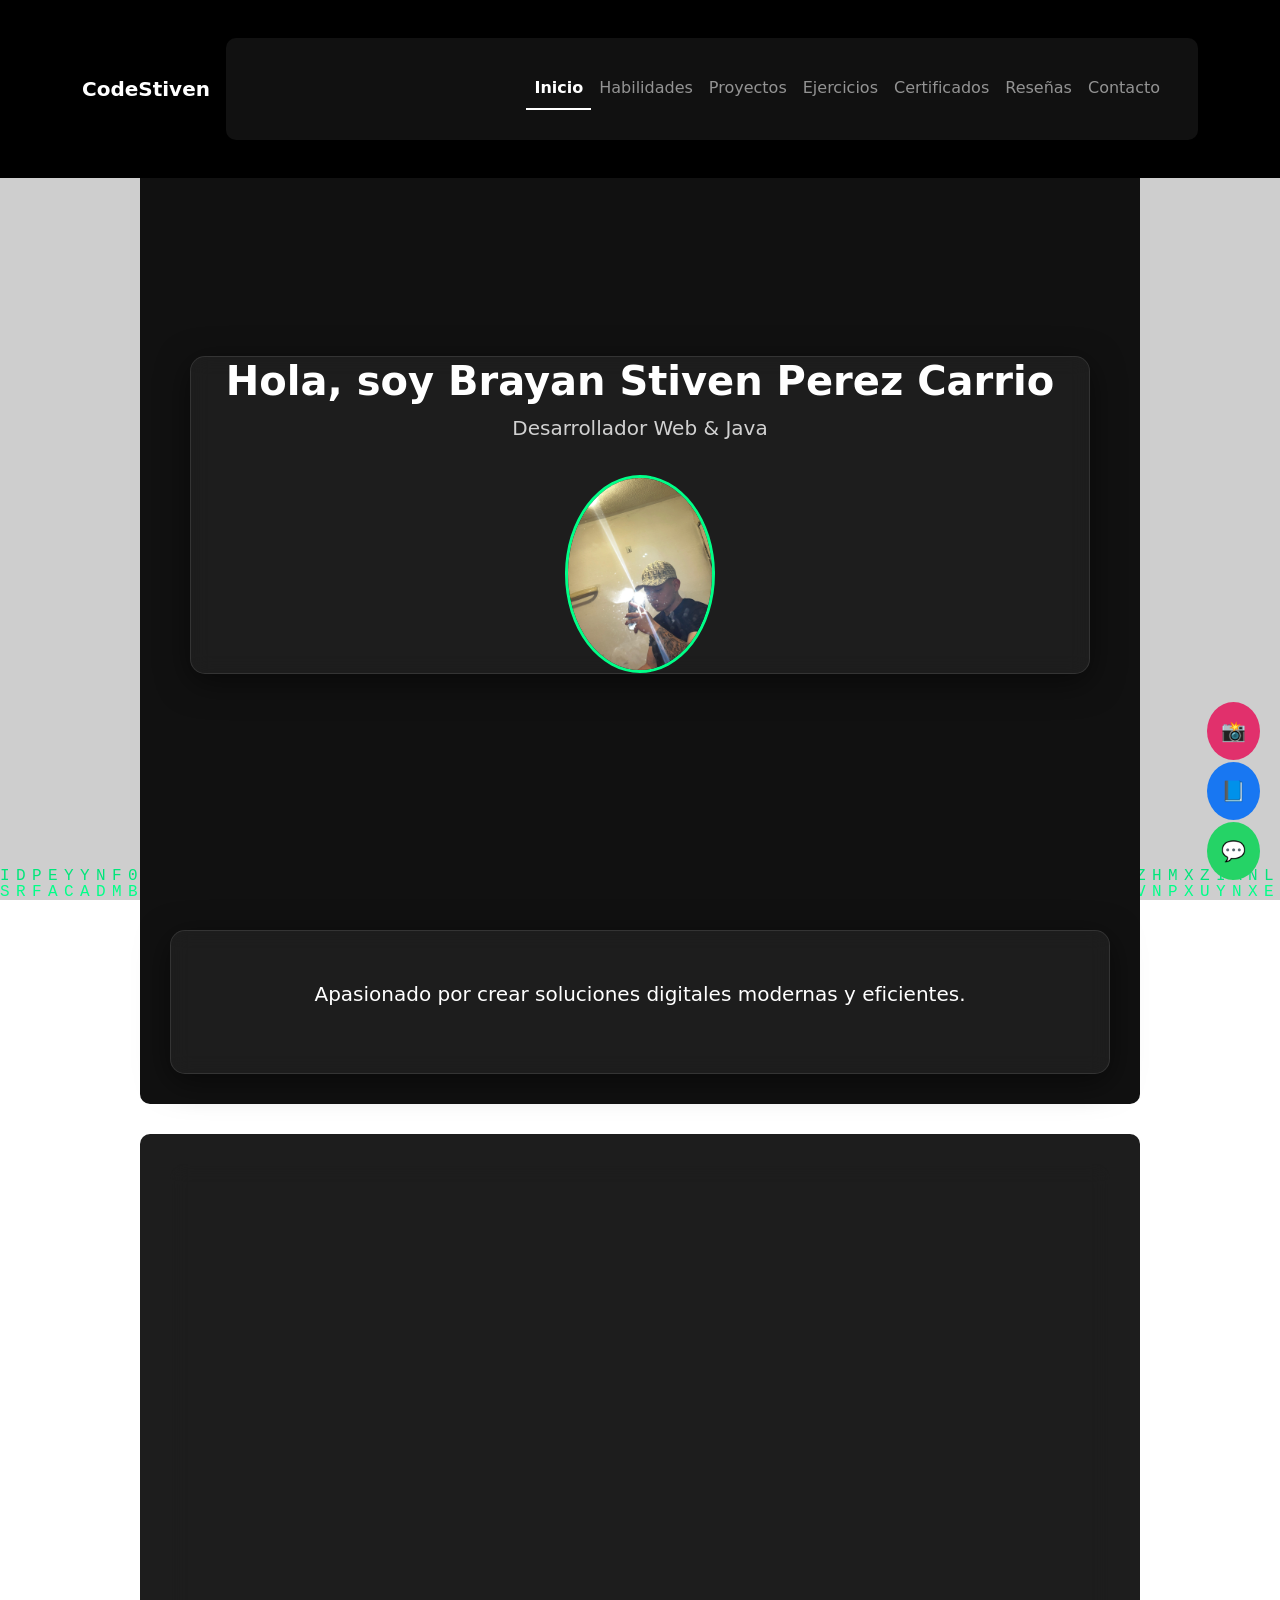
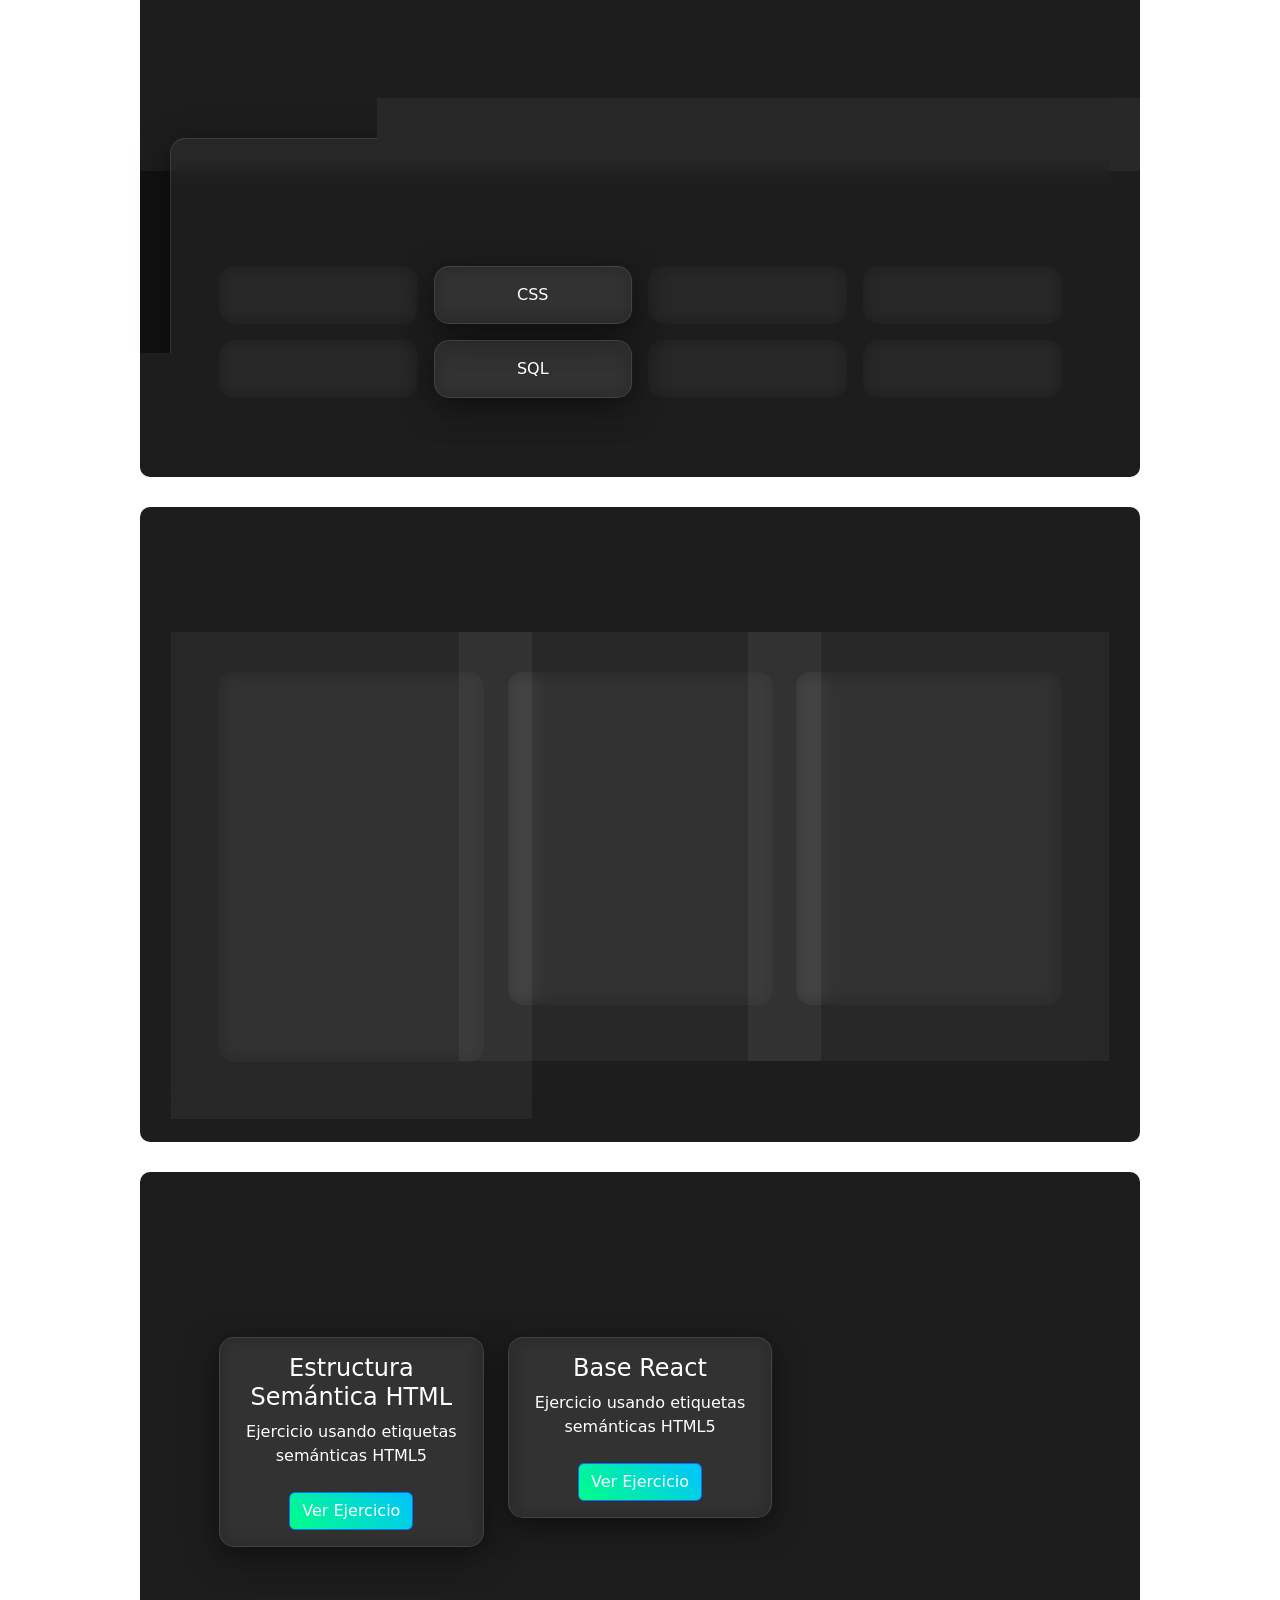
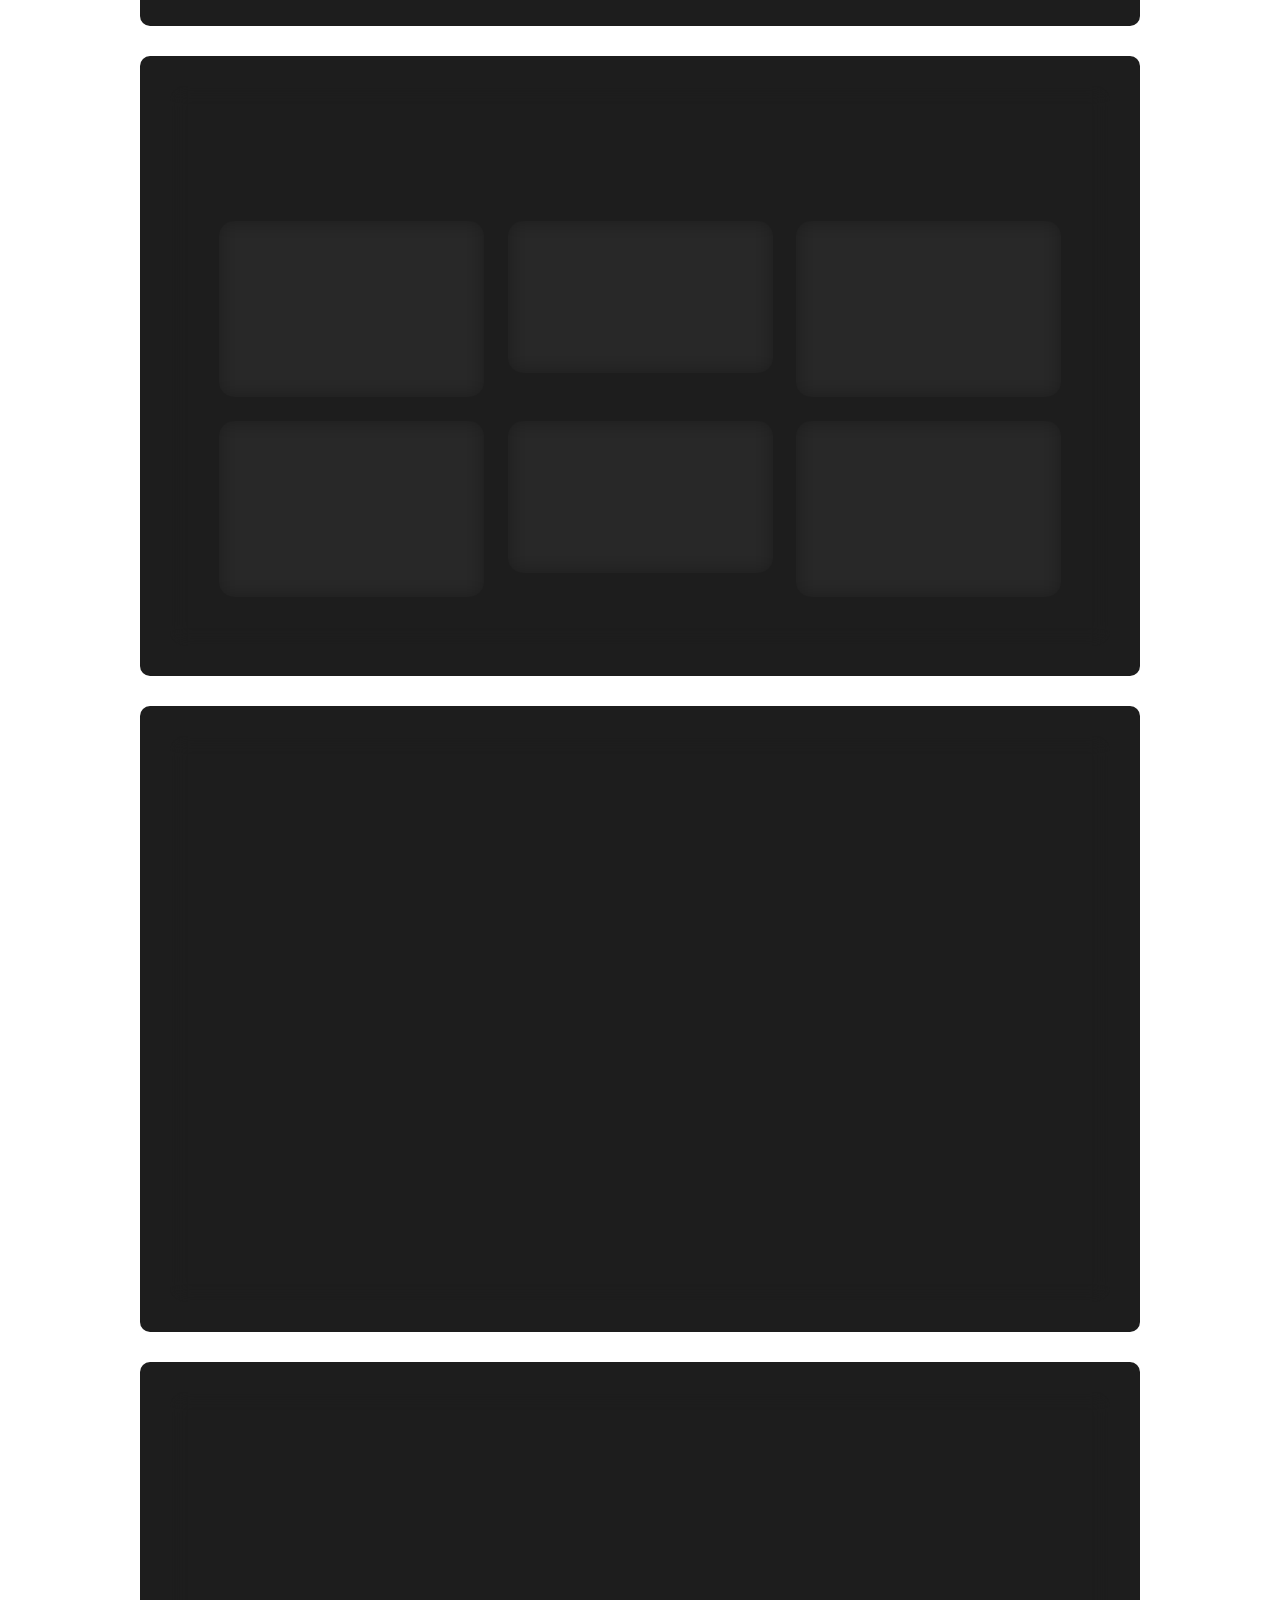
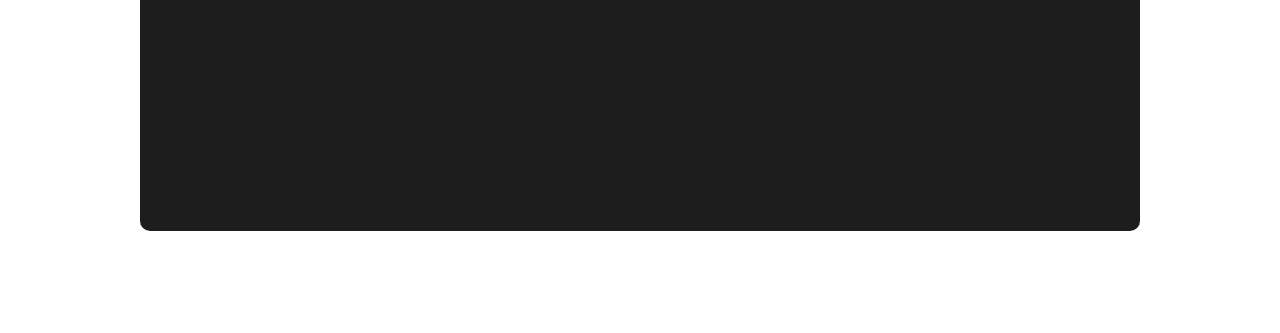
<file: index.html>
<!DOCTYPE html>
<html lang="es">
<head>
  <meta charset="UTF-8">
  <meta name="viewport" content="width=device-width, initial-scale=1.0">
  <title>CodeStiven | Portafolio</title>
  <link rel="stylesheet" href="css/styles.css">
  <link href="https://cdn.jsdelivr.net/npm/bootstrap@5.3.0/dist/css/bootstrap.min.css" rel="stylesheet">
  <link href="https://fonts.googleapis.com/css2?family=Poppins:wght@300;400;600&display=swap" rel="stylesheet">
  <style>
    section[id] { display: none; }
    section[id].active { display: block; }
    .navbar-nav .nav-link { cursor: pointer; }
    .navbar-nav .nav-link.active-link { color: #fff !important; font-weight: 600; border-bottom: 2px solid #fff; }
    body { padding-top: 70px; }
    #inicio { padding-top: 0 !important; }
    #inicio .hero { min-height: calc(100vh - 70px); }
  </style>
</head>

<body>
<canvas id="bg-canvas"></canvas>

<nav class="navbar navbar-expand-lg navbar-dark fixed-top">
  <main class="container">
    <a class="navbar-brand fw-bold" href="#" onclick="showSection('inicio'); return false;">CodeStiven</a>
    <button class="navbar-toggler" type="button" data-bs-toggle="collapse" data-bs-target="#navbarNav">
      <span class="navbar-toggler-icon"></span>
    </button>
    <section class="collapse navbar-collapse" id="navbarNav">
      <ul class="navbar-nav ms-auto">
        <li class="nav-item"><a class="nav-link" onclick="showSection('inicio')">Inicio</a></li>
        <li class="nav-item"><a class="nav-link" onclick="showSection('habilidades')">Habilidades</a></li>
        <li class="nav-item"><a class="nav-link" onclick="showSection('proyectos')">Proyectos</a></li>
        <li class="nav-item"><a class="nav-link" onclick="showSection('ejercicios')">Ejercicios</a></li>
        <li class="nav-item"><a class="nav-link" onclick="showSection('certificados')">Certificados</a></li>
        <li class="nav-item"><a class="nav-link" onclick="showSection('resenas')">Reseñas</a></li>
        <li class="nav-item"><a class="nav-link" onclick="showSection('contacto')">Contacto</a></li>
      </ul>
    </section>
  </main>
</nav>

<!-- INICIO -->
<section id="inicio" class="active">
  <header class="hero d-flex align-items-center justify-content-center">
    <main class="container glass text-center">
      <h1 id="typing">Hola, soy Brayan Stiven Perez Carrion</h1>
      <p class="lead">Desarrollador Web & Java</p>
      <img src="./WhatsApp Image 2026-03-17 at 10.53.22 PM.jpeg" alt="Brayan Stiven Carrion" class="rounded-circle profile-img mt-3" width="150">
    </main>
  </header>
  <aside class="container text-center p-5 glass">
    <p class="lead">Apasionado por crear soluciones digitales modernas y eficientes.</p>
  </aside>
</section>

<!-- HABILIDADES -->
<section id="habilidades">
  <main class="container p-5 glass">
    <h2 class="text-center mb-4">Habilidades Técnicas</h2>
    <figure class="skill"><p>Java</p><section class="bar"><span style="width:70%"></span></section></figure>
    <figure class="skill"><p>SQL</p><section class="bar"><span style="width:80%"></span></section></figure>
    <figure class="skill"><p>Python</p><section class="bar"><span style="width:70%"></span></section></figure>
    <figure class="skill"><p>HTML</p><section class="bar"><span style="width:90%"></span></section></figure>
    <figure class="skill"><p>CSS</p><section class="bar"><span style="width:85%"></span></section></figure>
    <figure class="skill"><p>Bootstrap</p><section class="bar"><span style="width:80%"></span></section></figure>
  </main>
  <aside class="container text-center p-5 glass mt-4">
    <h2>Herramientas y Conocimientos</h2>
    <section class="row mt-4 g-3">
      <article class="col-md-3"><section class="glass p-3">HTML</section></article>
      <article class="col-md-3"><section class="glass p-3">CSS</section></article>
      <article class="col-md-3"><section class="glass p-3">JavaScript</section></article>
      <article class="col-md-3"><section class="glass p-3">Bootstrap</section></article>
      <article class="col-md-3"><section class="glass p-3">Java</section></article>
      <article class="col-md-3"><section class="glass p-3">SQL</section></article>
      <article class="col-md-3"><section class="glass p-3">Python</section></article>
      <article class="col-md-3"><section class="glass p-3">Supabase</section></article>
    </section>
  </aside>
</section>

<!-- PROYECTOS -->
<section id="proyectos">
  <main class="container text-center p-5 glass">
    <h2>Proyectos</h2>
    <section class="row mt-4 g-4">
      <article class="col-md-4">
        <section class="glass project p-3">
          <img src="./citasssssss.png" class="img-fluid mb-3" alt="Proyecto citas médicas">
          <h4>Página web reservar citas médicas</h4>
          <a href="./citas.html" target="_blank" class="btn btn-primary mt-2">Ver Proyecto</a>
        </section>
      </article>
      <article class="col-md-4">
        <section class="glass project p-3">
          <img src="./cafe libros.png" class="img-fluid mb-3" alt="Proyecto Café y Libros">
          <h4>Café & Libros</h4>
          <a href="./cafeylibros.html" target="_blank" class="btn btn-primary mt-2">Ver Proyecto</a>
        </section>
      </article>
      <article class="col-md-4">
        <section class="glass project p-3">
          <img src="./focusapp.png" class="img-fluid mb-3" alt="Proyecto FocusApp">
          <h4>FocusApp</h4>
          <a href="./FocusApp.html" target="_blank" class="btn btn-primary mt-2">Ver Proyecto</a>
        </section>
      </article>
    </section>
  </main>
</section>

<!-- EJERCICIOS -->
<section id="ejercicios">
  <main class="container text-center p-5 glass">
    <h2>Ejercicio Estructura Semántica HTML y base react</h2>
    <section class="row mt-4 g-4">
      <article class="col-md-4">
        <section class="glass project p-3">
          <h4>Estructura Semántica HTML</h4>
          <p>Ejercicio usando etiquetas semánticas HTML5</p>
          <a href="./estructura-semantica.html" target="_blank" class="btn btn-primary mt-2">Ver Ejercicio</a>
        </section>
      </article>
      <article class="col-md-4">
        <section class="glass project p-3">
          <h4>Base React</h4>
          <p>Ejercicio usando etiquetas semánticas HTML5</p>
          <a href="./base-react-ejercicios.html" target="_blank" class="btn btn-primary mt-2">Ver Ejercicio</a>
        </section>
      </article>
    </section>
  </main>
</section>

<!-- CERTIFICADOS -->
<section id="certificados">
  <main class="container text-center p-5 glass">
    <h2>🎓 Certificados</h2>
    <section class="row mt-4 g-4">
      <article class="col-md-4">
        <section class="glass project p-3">
          <h5>Curso Catedra de ser Emprendedor</h5>
          <p>CESDE</p>
          <a href="./certificado catedra.png" target="_blank" class="btn btn-primary mt-2">Ver certificado</a>
        </section>
      </article>
      <article class="col-md-4">
        <section class="glass project p-3">
          <h5>python fundamentos</h5>
          <p>CESDE</p>
          <a href="certificado_fundamentos_de_python.png" target="_blank" class="btn btn-primary mt-2">Ver certificado</a>
        </section>
      </article>
      <article class="col-md-4">
        <section class="glass project p-3">
          <h5>Curso Cátedra de Ser Emprendedor</h5>
          <p>CESDE</p>
          <a href="Certificado Catedra Ser Emprendedor_page-0001.png" target="_blank" class="btn btn-primary mt-2">Ver certificado</a>
        </section>
      </article>
      <article class="col-md-4">
        <section class="glass project p-3">
          <h5>Curso Cátedra de Ser Emprendedor</h5>
          <p>CESDE</p>
          <a href="Certificado Catedra Ser Emprendedor_page-0001.png" target="_blank" class="btn btn-primary mt-2">Ver certificado</a>
        </section>
      </article>
      <article class="col-md-4">
        <section class="glass project p-3">
          <h5>Programacion basica</h5>
          <p>CESDE</p>
          <a href="certificado de plazi.png" target="_blank" class="btn btn-primary mt-2">Ver certificado</a>
        </section>
      </article>
      <article class="col-md-4">
        <section class="glass project p-3">
          <h5>Curso Redacción y Ortografía</h5>
          <p>CESDE</p>
          <a href="Certificado Redaccion y Ortografia_page-0001.jpg" target="_blank" class="btn btn-primary mt-2">Ver certificado</a>
        </section>
      </article>
    </section>
  </main>
</section>

<!-- RESEÑAS -->
<section id="resenas">
  <main class="container p-5 glass">
    <h2 class="text-center mb-4">Reseñas</h2>
    <form id="resena-form">
      <fieldset class="mb-3">
        <label class="form-label">Nombre</label>
        <input type="text" class="form-control" id="resenaNombre" required>
      </fieldset>
      <fieldset class="mb-3">
        <label class="form-label">Trabajo realizado</label>
        <input type="text" class="form-control" id="resenaTrabajo" required>
      </fieldset>
      <fieldset class="mb-3">
        <label class="form-label">Descripción</label>
        <textarea class="form-control" id="resenaDescripcion"></textarea>
      </fieldset>
      <fieldset class="mb-3">
        <label class="form-label">Calificación</label>
        <select class="form-select" id="resenaCalificacion">
          <option value="1">⭐</option>
          <option value="2">⭐⭐</option>
          <option value="3">⭐⭐⭐</option>
          <option value="4">⭐⭐⭐⭐</option>
          <option value="5">⭐⭐⭐⭐⭐</option>
        </select>
      </fieldset>
      <button class="btn btn-primary">Enviar</button>
    </form>
    <aside id="resenas-container"></aside>
  </main>
</section>

<!-- CONTACTO -->
<section id="contacto">
  <main class="container text-center p-5 glass">
    <h2>Contáctame</h2>
    <p>Email: brayanstivenperezcarrion@gmail.com</p>
    <form id="contact-form">
      <input class="form-control mb-3" id="nombre" placeholder="Nombre">
      <select class="form-select mb-3" id="tipoProyecto">
        <option>Página Web</option>
        <option>Base de Datos</option>
      </select>
      <textarea class="form-control mb-3" id="descripcion"></textarea>
      <button class="btn btn-primary">Enviar</button>
    </form>
    <aside id="mensajeExito" class="alert alert-success mt-3 d-none">
      ¡Muchas gracias! Prontamente nos estaremos contactando contigo.
    </aside>
  </main>
</section>

<footer class="text-center p-3">
  <p>© CodeStiven 2026</p>
</footer>

<a href="https://wa.me/573232479063" class="whatsapp-float" target="_blank">💬</a>
<a href="https://www.facebook.com/" class="facebook-float" target="_blank">📘</a>
<a href="https://www.instagram.com/" class="instagram-float" target="_blank">📸</a>

<script src="https://cdn.jsdelivr.net/npm/bootstrap@5.3.0/dist/js/bootstrap.bundle.min.js"></script>
<script src="./js/script.js"></script>
<script>
  const SECTIONS = ['inicio','habilidades','proyectos','ejercicios','certificados','resenas','contacto'];
  let ignoreHash = false;

  function showSection(id) {
    if (!SECTIONS.includes(id)) id = 'inicio';
    SECTIONS.forEach(sid => {
      const el = document.getElementById(sid);
      if (el) el.classList.remove('active');
    });
    const target = document.getElementById(id);
    if (target) target.classList.add('active');
    document.querySelectorAll('.navbar-nav .nav-link').forEach(link => {
      link.classList.remove('active-link');
      const oc = link.getAttribute('onclick') || '';
      if (oc.includes("'" + id + "'")) link.classList.add('active-link');
    });
    const nav = document.getElementById('navbarNav');
    if (nav && nav.classList.contains('show')) {
      bootstrap.Collapse.getOrCreateInstance(nav).hide();
    }
    if (window.location.hash.replace('#','') !== id) {
      ignoreHash = true;
      history.replaceState(null, '', '#' + id);
      setTimeout(() => { ignoreHash = false; }, 50);
    }
    window.scrollTo({ top: 0 });
  }

  window.addEventListener('hashchange', () => {
    if (ignoreHash) return;
    const hash = window.location.hash.replace('#', '');
    showSection(SECTIONS.includes(hash) ? hash : 'inicio');
  });

  document.addEventListener('DOMContentLoaded', () => {
    const hash = window.location.hash.replace('#', '');
    showSection(SECTIONS.includes(hash) ? hash : 'inicio');
  });
</script>
</body>
</html>
</file>
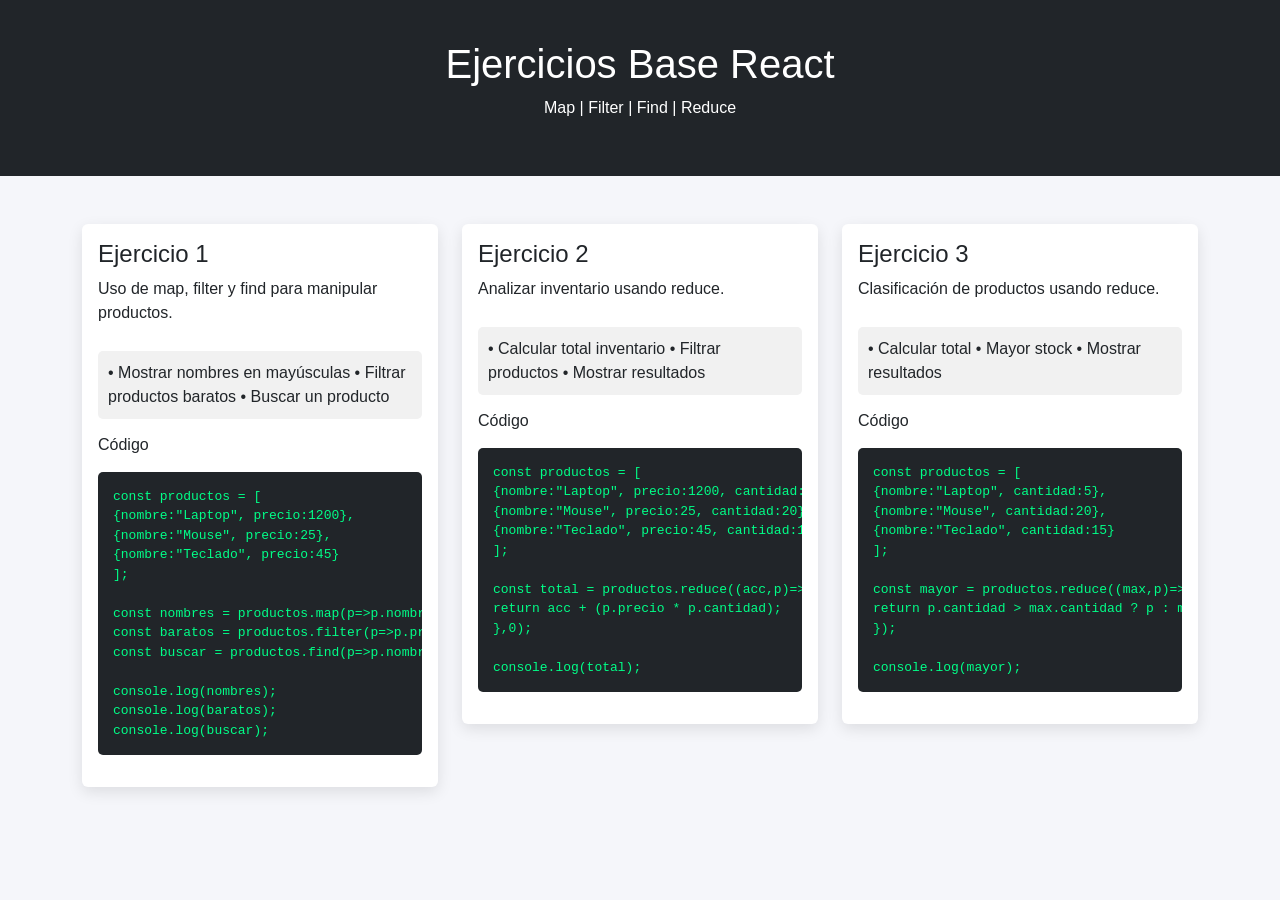
<file: base-react-ejercicios.html>
<!DOCTYPE html>
<html lang="es">
<head>
<meta charset="UTF-8">
<meta name="viewport" content="width=device-width, initial-scale=1.0">

<title>Ejercicios Base React</title>

<!-- Bootstrap -->
<link href="https://cdn.jsdelivr.net/npm/bootstrap@5.3.0/dist/css/bootstrap.min.css" rel="stylesheet">

<style>

body{
background:#f5f6fa;
font-family:Arial, Helvetica, sans-serif;
}

header{
background:#212529;
color:white;
padding:40px 0;
text-align:center;
}

.card{
border:none;
box-shadow:0 5px 15px rgba(0,0,0,0.1);
transition:0.3s;
}

.card:hover{
transform:translateY(-5px);
}

.descripcion{
background:#f1f1f1;
padding:10px;
border-radius:5px;
margin-top:10px;
}

.codigo{
background:#212529;
color:#00ff88;
padding:15px;
border-radius:5px;
margin-top:10px;
font-size:13px;
overflow:auto;
}

</style>

</head>

<body>

<header>
<h1>Ejercicios Base React</h1>
<p>Map | Filter | Find | Reduce</p>
</header>

<section class="container py-5">

<div class="row g-4">

<!-- Ejercicio 1 -->

<div class="col-md-4">
<div class="card p-3">

<h4>Ejercicio 1</h4>

<p>
Uso de map, filter y find para manipular productos.
</p>

<div class="descripcion">
• Mostrar nombres en mayúsculas  
• Filtrar productos baratos  
• Buscar un producto  
</div>

<h6 class="mt-3">Código</h6>

<pre class="codigo">
const productos = [
{nombre:"Laptop", precio:1200},
{nombre:"Mouse", precio:25},
{nombre:"Teclado", precio:45}
];

const nombres = productos.map(p=>p.nombre);
const baratos = productos.filter(p=>p.precio < 50);
const buscar = productos.find(p=>p.nombre==="Mouse");

console.log(nombres);
console.log(baratos);
console.log(buscar);
</pre>

</div>
</div>

<!-- Ejercicio 2 -->

<div class="col-md-4">
<div class="card p-3">

<h4>Ejercicio 2</h4>

<p>
Analizar inventario usando reduce.
</p>

<div class="descripcion">
• Calcular total inventario  
• Filtrar productos  
• Mostrar resultados  
</div>

<h6 class="mt-3">Código</h6>

<pre class="codigo">
const productos = [
{nombre:"Laptop", precio:1200, cantidad:5},
{nombre:"Mouse", precio:25, cantidad:20},
{nombre:"Teclado", precio:45, cantidad:15}
];

const total = productos.reduce((acc,p)=>{
return acc + (p.precio * p.cantidad);
},0);

console.log(total);
</pre>

</div>
</div>

<!-- Ejercicio 3 -->

<div class="col-md-4">
<div class="card p-3">

<h4>Ejercicio 3</h4>

<p>
Clasificación de productos usando reduce.
</p>

<div class="descripcion">
• Calcular total  
• Mayor stock  
• Mostrar resultados  
</div>

<h6 class="mt-3">Código</h6>

<pre class="codigo">
const productos = [
{nombre:"Laptop", cantidad:5},
{nombre:"Mouse", cantidad:20},
{nombre:"Teclado", cantidad:15}
];

const mayor = productos.reduce((max,p)=>{
return p.cantidad > max.cantidad ? p : max;
});

console.log(mayor);
</pre>

</div>
</div>

</div>

</section>

</body>
</html>
</file>
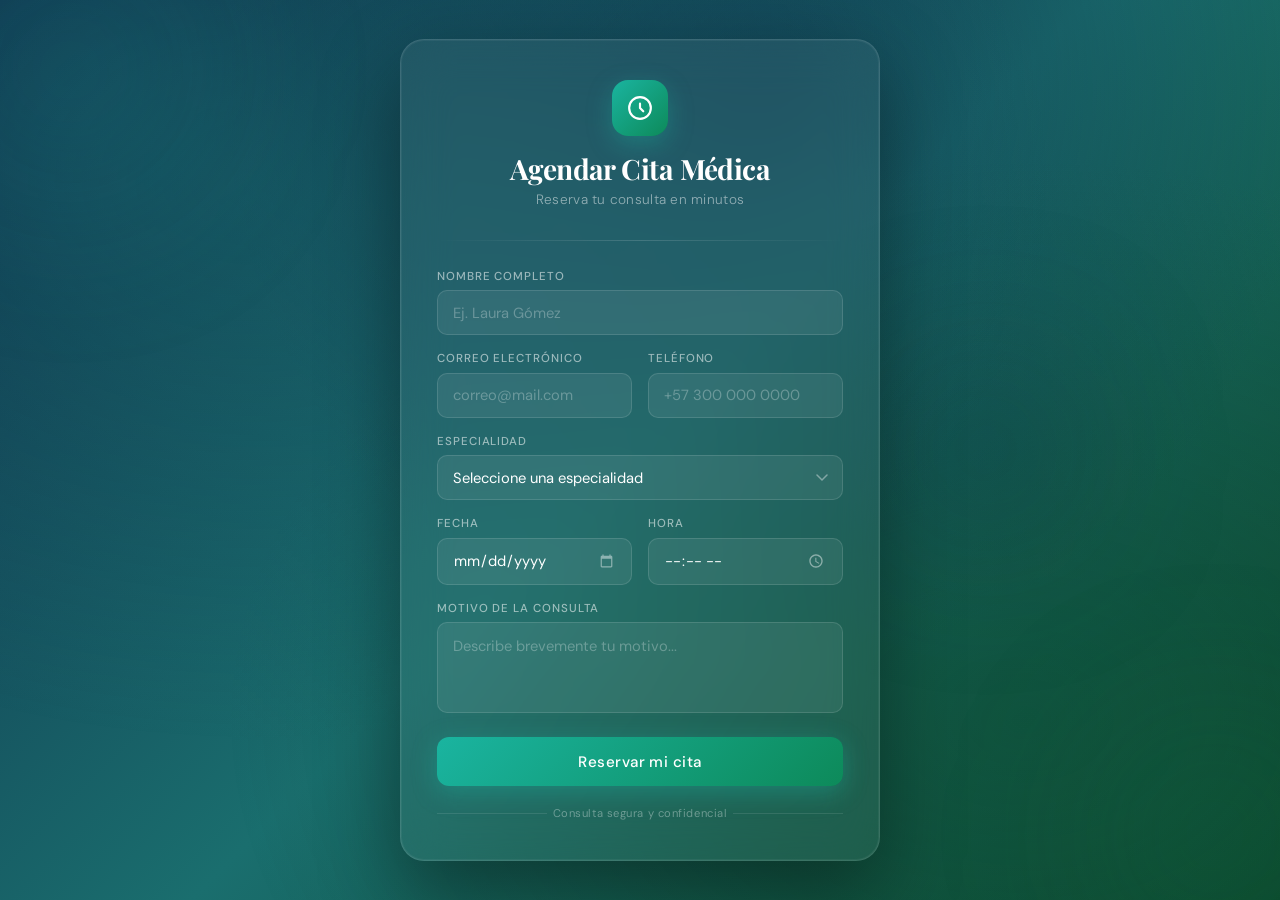
<file: citas.html>
<!DOCTYPE html>
<html lang="es">
<head>
<meta charset="UTF-8">
<meta name="viewport" content="width=device-width, initial-scale=1.0">
<title>Citas Médicas</title>
<style>
  @import url('https://fonts.googleapis.com/css2?family=Playfair+Display:wght@500;700&family=DM+Sans:wght@300;400;500&display=swap');

  *, *::before, *::after { box-sizing: border-box; margin: 0; padding: 0; }

  body {
    min-height: 100vh;
    background: linear-gradient(135deg, #0f2c4a 0%, #1a6e6e 50%, #0d4a2e 100%);
    font-family: 'DM Sans', sans-serif;
    display: flex;
    align-items: center;
    justify-content: center;
    padding: 2rem 1rem;
    position: relative;
    overflow-x: hidden;
  }

  body::before {
    content: '';
    position: fixed;
    inset: 0;
    background:
      radial-gradient(ellipse at 20% 20%, rgba(26,110,110,0.35) 0%, transparent 55%),
      radial-gradient(ellipse at 80% 80%, rgba(13,74,46,0.4) 0%, transparent 55%),
      radial-gradient(ellipse at 60% 10%, rgba(15,44,74,0.5) 0%, transparent 50%);
    pointer-events: none;
    z-index: 0;
  }

  .orb {
    position: fixed;
    border-radius: 50%;
    filter: blur(80px);
    pointer-events: none;
    z-index: 0;
    animation: float 8s ease-in-out infinite;
  }
  .orb-1 { width: 300px; height: 300px; background: rgba(26,180,160,0.12); top: -80px; left: -80px; animation-delay: 0s; }
  .orb-2 { width: 250px; height: 250px; background: rgba(20,120,80,0.15); bottom: -60px; right: -60px; animation-delay: -3s; }
  .orb-3 { width: 180px; height: 180px; background: rgba(15,44,74,0.25); top: 40%; left: 70%; animation-delay: -6s; }

  @keyframes float {
    0%, 100% { transform: translateY(0px) scale(1); }
    50% { transform: translateY(-20px) scale(1.05); }
  }

  .card {
    position: relative;
    z-index: 1;
    width: 100%;
    max-width: 480px;
    background: rgba(255,255,255,0.06);
    backdrop-filter: blur(24px);
    -webkit-backdrop-filter: blur(24px);
    border: 1px solid rgba(255,255,255,0.12);
    border-radius: 24px;
    padding: 2.5rem 2.25rem;
    box-shadow: 0 32px 80px rgba(0,0,0,0.4), 0 0 0 1px rgba(255,255,255,0.05) inset;
    animation: slideUp 0.7s cubic-bezier(0.22, 1, 0.36, 1) both;
  }

  @keyframes slideUp {
    from { opacity: 0; transform: translateY(32px); }
    to   { opacity: 1; transform: translateY(0); }
  }

  .header {
    text-align: center;
    margin-bottom: 2rem;
  }

  .icon-wrap {
    width: 56px;
    height: 56px;
    margin: 0 auto 1rem;
    background: linear-gradient(135deg, #1ab4a0, #0d8a5a);
    border-radius: 16px;
    display: flex;
    align-items: center;
    justify-content: center;
    box-shadow: 0 8px 24px rgba(26,180,160,0.35);
  }

  .icon-wrap svg { width: 26px; height: 26px; fill: none; stroke: #fff; stroke-width: 2; stroke-linecap: round; stroke-linejoin: round; }

  h2 {
    font-family: 'Playfair Display', serif;
    font-size: 1.75rem;
    font-weight: 700;
    color: #ffffff;
    letter-spacing: -0.02em;
    line-height: 1.2;
  }

  .subtitle {
    font-size: 0.85rem;
    color: rgba(255,255,255,0.5);
    margin-top: 0.35rem;
    font-weight: 300;
    letter-spacing: 0.02em;
  }

  .divider {
    height: 1px;
    background: linear-gradient(90deg, transparent, rgba(255,255,255,0.15), transparent);
    margin: 1.75rem 0;
  }

  .grid-2 { display: grid; grid-template-columns: 1fr 1fr; gap: 1rem; }

  .field { display: flex; flex-direction: column; gap: 0.4rem; margin-bottom: 1rem; }
  .field:last-of-type { margin-bottom: 0; }

  label {
    font-size: 0.72rem;
    font-weight: 500;
    letter-spacing: 0.08em;
    text-transform: uppercase;
    color: rgba(255,255,255,0.55);
  }

  input, select, textarea {
    width: 100%;
    background: rgba(255,255,255,0.07);
    border: 1px solid rgba(255,255,255,0.12);
    border-radius: 10px;
    padding: 0.72rem 0.95rem;
    font-family: 'DM Sans', sans-serif;
    font-size: 0.92rem;
    color: #fff;
    outline: none;
    transition: border-color 0.2s, background 0.2s, box-shadow 0.2s;
    -webkit-appearance: none;
    appearance: none;
  }

  input::placeholder, textarea::placeholder { color: rgba(255,255,255,0.28); }

  input:focus, select:focus, textarea:focus {
    border-color: rgba(26,180,160,0.7);
    background: rgba(255,255,255,0.1);
    box-shadow: 0 0 0 3px rgba(26,180,160,0.18);
  }

  select {
    background-image: url("data:image/svg+xml,%3Csvg xmlns='http://www.w3.org/2000/svg' width='12' height='8' viewBox='0 0 12 8'%3E%3Cpath d='M1 1l5 5 5-5' stroke='rgba(255,255,255,0.4)' stroke-width='1.5' fill='none' stroke-linecap='round'/%3E%3C/svg%3E");
    background-repeat: no-repeat;
    background-position: right 0.9rem center;
    padding-right: 2.5rem;
    cursor: pointer;
  }

  select option { background: #1a3a3a; color: #fff; }

  textarea { resize: none; line-height: 1.5; }

  input[type="date"]::-webkit-calendar-picker-indicator,
  input[type="time"]::-webkit-calendar-picker-indicator {
    filter: invert(1) opacity(0.45);
    cursor: pointer;
  }

  .btn {
    width: 100%;
    margin-top: 1.5rem;
    padding: 0.9rem;
    border: none;
    border-radius: 12px;
    background: linear-gradient(135deg, #1ab4a0 0%, #0d8a5a 100%);
    color: #fff;
    font-family: 'DM Sans', sans-serif;
    font-size: 0.95rem;
    font-weight: 500;
    letter-spacing: 0.03em;
    cursor: pointer;
    position: relative;
    overflow: hidden;
    box-shadow: 0 6px 24px rgba(26,180,160,0.4);
    transition: transform 0.15s, box-shadow 0.15s;
  }

  .btn::before {
    content: '';
    position: absolute;
    inset: 0;
    background: linear-gradient(135deg, rgba(255,255,255,0.15), transparent);
    opacity: 0;
    transition: opacity 0.2s;
  }

  .btn:hover { transform: translateY(-2px); box-shadow: 0 10px 32px rgba(26,180,160,0.5); }
  .btn:hover::before { opacity: 1; }
  .btn:active { transform: translateY(0); }

  .mensaje {
    display: none;
    margin-top: 1.5rem;
    padding: 1rem 1.25rem;
    border-radius: 12px;
    background: rgba(26,180,160,0.15);
    border: 1px solid rgba(26,180,160,0.3);
    color: #7eecd9;
    font-size: 0.88rem;
    text-align: center;
    line-height: 1.5;
    animation: fadeIn 0.4s ease both;
  }

  .mensaje.visible { display: block; }

  @keyframes fadeIn {
    from { opacity: 0; transform: translateY(8px); }
    to   { opacity: 1; transform: translateY(0); }
  }

  .check-icon { display: inline-block; margin-right: 6px; font-size: 1rem; }

  .tag {
    display: inline-flex;
    align-items: center;
    gap: 6px;
    font-size: 0.7rem;
    color: rgba(255,255,255,0.35);
    justify-content: center;
    margin-top: 1.25rem;
    letter-spacing: 0.05em;
    width: 100%;
  }

  .tag::before, .tag::after {
    content: '';
    flex: 1;
    height: 1px;
    background: rgba(255,255,255,0.1);
  }
</style>
</head>
<body>
  <div class="orb orb-1"></div>
  <div class="orb orb-2"></div>
  <div class="orb orb-3"></div>

  <div class="card">
    <div class="header">
      <div class="icon-wrap">
        <svg viewBox="0 0 24 24"><path d="M12 2a10 10 0 1 0 0 20A10 10 0 0 0 12 2z"/><path d="M12 8v4l3 3"/></svg>
      </div>
      <h2>Agendar Cita Médica</h2>
      <p class="subtitle">Reserva tu consulta en minutos</p>
    </div>

    <div class="divider"></div>

    <form id="form" action="#" method="GET">
      <div class="field">
        <label>Nombre completo</label>
        <input type="text" name="nombre" placeholder="Ej. Laura Gómez" required>
      </div>

      <div class="grid-2">
        <div class="field">
          <label>Correo electrónico</label>
          <input type="email" name="correo" placeholder="correo@mail.com" required>
        </div>
        <div class="field">
          <label>Teléfono</label>
          <input type="tel" name="telefono" placeholder="+57 300 000 0000" required>
        </div>
      </div>

      <div class="field">
        <label>Especialidad</label>
        <select name="especialidad" required>
          <option value="">Seleccione una especialidad</option>
          <option>Medicina General</option>
          <option>Pediatría</option>
          <option>Cardiología</option>
          <option>Dermatología</option>
        </select>
      </div>

      <div class="grid-2">
        <div class="field">
          <label>Fecha</label>
          <input type="date" name="fecha" required>
        </div>
        <div class="field">
          <label>Hora</label>
          <input type="time" name="hora" required>
        </div>
      </div>

      <div class="field">
        <label>Motivo de la consulta</label>
        <textarea name="motivo" rows="3" placeholder="Describe brevemente tu motivo..."></textarea>
      </div>

      <button type="submit" class="btn">Reservar mi cita</button>
    </form>

    <div id="mensaje" class="mensaje">
      <span class="check-icon">✓</span> ¡Tu cita ha sido apartada! Nos vemos en la fecha indicada.
    </div>

    <p class="tag">Consulta segura y confidencial</p>
  </div>

  <script>
    document.getElementById('form').addEventListener('submit', function(e) {
      e.preventDefault();
      document.getElementById('mensaje').classList.add('visible');
      this.reset();
    });
  </script>
</body>
</html>
</file>
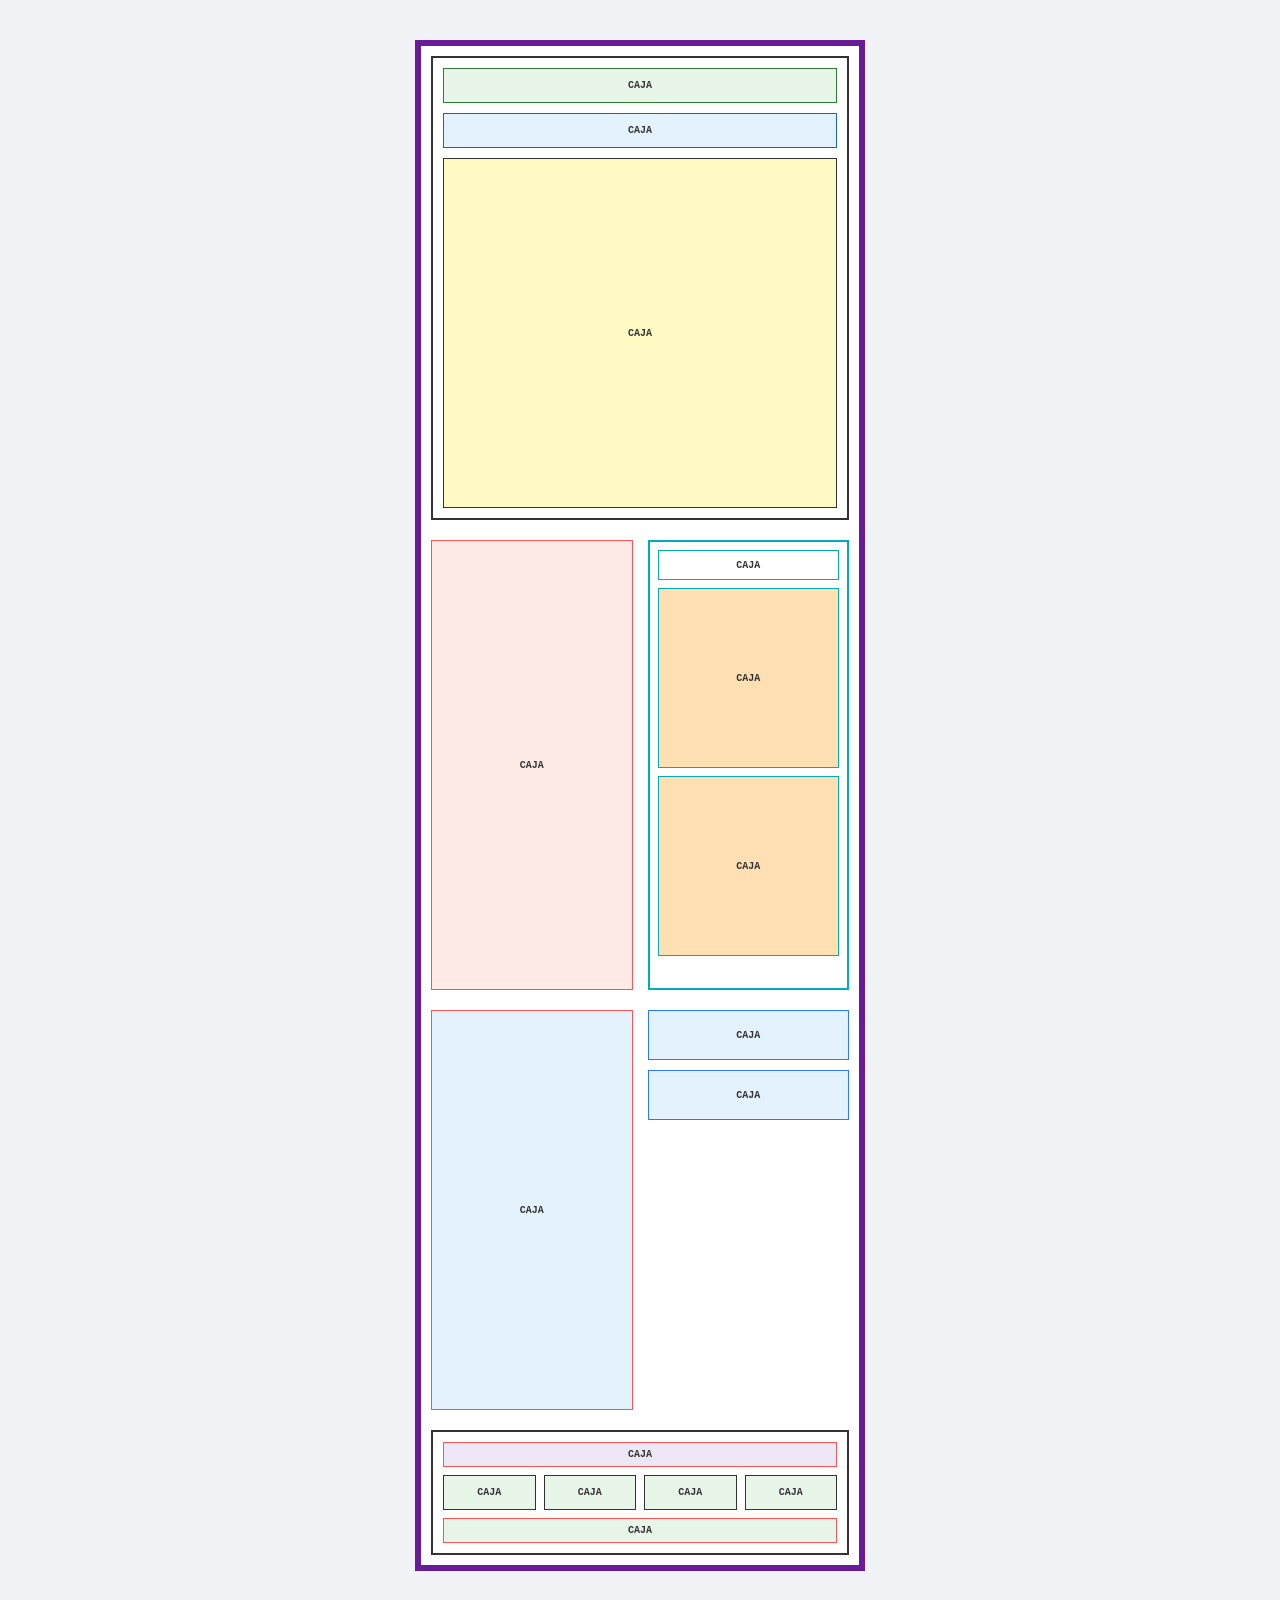
<file: estructura-semantica.html>
<!DOCTYPE html>
<html lang="es">
<head>
    <meta charset="UTF-8">
    <meta name="viewport" content="width=device-width, initial-scale=1.0">
    <title>Estructura Cero DIVs</title>
    <style>
        /* Estilos Generales */
        * {
            box-sizing: border-box;
            margin: 0;
            padding: 0;
            font-family: 'Courier New', Courier, monospace;
        }

        body {
            display: flex;
            justify-content: center;
            padding: 40px;
            background-color: #f0f2f5;
        }

        /* Contenedor Morado Principal */
        .wrapper {
            border: 6px solid #6a1b9a;
            padding: 10px;
            width: 450px;
            background-color: white;
            display: flex;
            flex-direction: column;
            gap: 20px;
        }

        /* Bloques base */
        .box {
            border: 1px solid #444;
            display: flex;
            align-items: center;
            justify-content: center;
            font-size: 10px;
            font-weight: bold;
            color: #333;
        }

        /* Bloque Superior (Header) */
        header {
            border: 2px solid #333;
            padding: 10px;
            display: flex;
            flex-direction: column;
            gap: 10px;
        }
        header .nav-green { background-color: #e8f5e9; height: 35px; border-color: #2e7d32; }
        header .nav-blue { background-color: #e3f2fd; height: 35px; border-color: #1565c0; }
        header .hero-yellow { background-color: #fff9c4; height: 350px; border-color: #333; }

        /* Bloque Medio (Main Content) */
        main {
            display: grid;
            grid-template-columns: 1fr 1fr;
            gap: 15px;
        }

        .main-red { background-color: #ffebe6; border: 1.5px solid #ff5252; height: 450px; }

        .sidebar-cyan {
            border: 2px solid #00acc1;
            padding: 8px;
            display: flex;
            flex-direction: column;
            gap: 8px;
        }
        .sidebar-cyan .small-box { height: 30px; border-color: #00acc1; }
        .sidebar-cyan .large-box { height: 180px; background-color: #ffe0b2; border-color: #00acc1; }

        /* Bloque Inferior (Section) */
        section.split-section {
            display: grid;
            grid-template-columns: 1fr 1fr;
            gap: 15px;
        }

        .feature-blue { background-color: #e3f2fd; border: 1.5px solid #ff5252; height: 400px; }

        .sidebar-blue-list {
            display: flex;
            flex-direction: column;
            gap: 10px;
        }
        .sidebar-blue-list .blue-box { background-color: #e3f2fd; height: 50px; border-color: #2979ff; }

        /* Footer */
        footer {
            border: 2px solid #333;
            padding: 10px;
            display: flex;
            flex-direction: column;
            gap: 8px;
        }
        .foot-top { background-color: #ede7f6; border: 1.5px solid #ff5252; height: 25px; }
        .foot-mid {
            display: grid;
            grid-template-columns: repeat(4, 1fr);
            gap: 8px;
        }
        .foot-mid .item { background-color: #e8f5e9; border: 1.5px solid #333; height: 35px; }
        .foot-bottom { background-color: #e8f5e9; border: 1.5px solid #ff5252; height: 25px; }

    </style>
</head>
<body>

    <div class="wrapper">
        
        <header>
            <nav class="box nav-green">CAJA</nav>
            <nav class="box nav-blue">CAJA</nav>
            <article class="box hero-yellow">CAJA</article>
        </header>

        <main>
            <article class="box main-red">CAJA</article>
            <aside class="sidebar-cyan">
                <nav class="box small-box">CAJA</nav>
                <section class="box large-box">CAJA</section>
                <section class="box large-box">CAJA</section>
            </aside>
        </main>

        <section class="split-section">
            <article class="box feature-blue">CAJA</article>
            <aside class="sidebar-blue-list">
                <nav class="box blue-box">CAJA</nav>
                <nav class="box blue-box">CAJA</nav>
            </aside>
        </section>

        <footer>
            <div class="box foot-top">CAJA</div>
            <div class="foot-mid">
                <div class="box item">CAJA</div>
                <div class="box item">CAJA</div>
                <div class="box item">CAJA</div>
                <div class="box item">CAJA</div>
            </div>
            <div class="box foot-bottom">CAJA</div>
        </footer>

    </div>

</body>
</html>
</file>
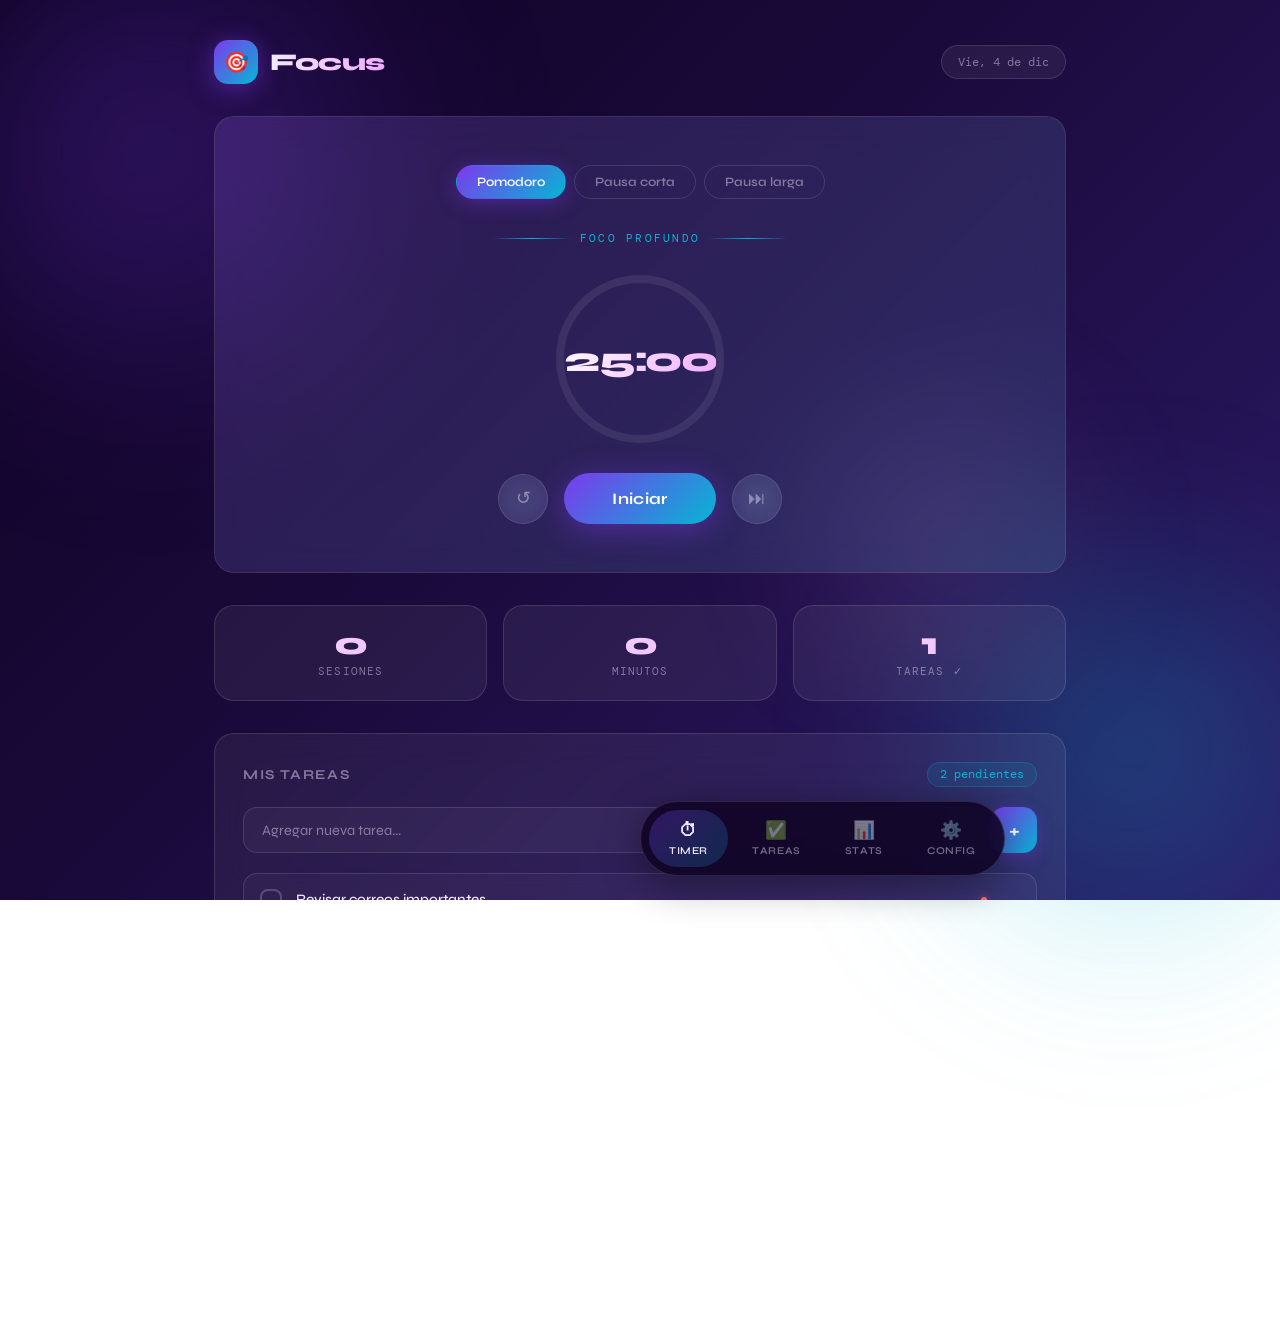
<file: FocusApp.html>
<!DOCTYPE html>
<html lang="es">
<head>
  <meta charset="UTF-8" />
  <meta name="viewport" content="width=device-width, initial-scale=1.0" />
  <title>Focus App</title>
  <link href="https://fonts.googleapis.com/css2?family=Syne:wght@400;600;700;800&family=DM+Mono:wght@300;400;500&display=swap" rel="stylesheet" />
  <style>
    *, *::before, *::after { box-sizing: border-box; margin: 0; padding: 0; }

    :root {
      --c1: #0d0221;
      --c2: #1a0a3b;
      --c3: #2d1b69;
      --accent1: #7c3aed;
      --accent2: #06b6d4;
      --accent3: #f0abfc;
      --glass: rgba(255,255,255,0.06);
      --glass-border: rgba(255,255,255,0.12);
      --text: #f1e9ff;
      --muted: rgba(241,233,255,0.45);
      --radius: 20px;
    }

    html, body {
      height: 100%;
      font-family: 'Syne', sans-serif;
      color: var(--text);
      overflow-x: hidden;
    }

    body {
      min-height: 100vh;
      background: linear-gradient(135deg, var(--c1) 0%, var(--c2) 45%, var(--c3) 100%);
      position: relative;
    }

    /* Animated mesh blobs */
    body::before, body::after {
      content: '';
      position: fixed;
      border-radius: 50%;
      filter: blur(90px);
      pointer-events: none;
      z-index: 0;
      opacity: 0.35;
    }
    body::before {
      width: 600px; height: 600px;
      background: radial-gradient(circle, var(--accent1), transparent 70%);
      top: -150px; left: -150px;
      animation: blob1 14s ease-in-out infinite alternate;
    }
    body::after {
      width: 500px; height: 500px;
      background: radial-gradient(circle, var(--accent2), transparent 70%);
      bottom: -100px; right: -100px;
      animation: blob2 18s ease-in-out infinite alternate;
    }

    @keyframes blob1 { to { transform: translate(120px, 80px) scale(1.15); } }
    @keyframes blob2 { to { transform: translate(-100px, -60px) scale(1.2); } }

    .blob3 {
      position: fixed;
      width: 350px; height: 350px;
      background: radial-gradient(circle, var(--accent3), transparent 70%);
      top: 40%; left: 60%;
      filter: blur(80px);
      opacity: 0.18;
      border-radius: 50%;
      pointer-events: none;
      z-index: 0;
      animation: blob3 20s ease-in-out infinite alternate;
    }
    @keyframes blob3 { to { transform: translate(-80px, 60px) scale(0.85); } }

    /* Layout */
    .app {
      position: relative;
      z-index: 1;
      max-width: 900px;
      margin: 0 auto;
      padding: 40px 24px 80px;
      display: flex;
      flex-direction: column;
      gap: 32px;
    }

    /* Header */
    header {
      display: flex;
      justify-content: space-between;
      align-items: center;
      animation: fadeDown 0.7s ease both;
    }
    .logo {
      display: flex;
      align-items: center;
      gap: 12px;
    }
    .logo-icon {
      width: 44px; height: 44px;
      background: linear-gradient(135deg, var(--accent1), var(--accent2));
      border-radius: 14px;
      display: grid;
      place-items: center;
      font-size: 20px;
      box-shadow: 0 4px 24px rgba(124,58,237,0.5);
    }
    .logo h1 {
      font-size: 1.5rem;
      font-weight: 800;
      letter-spacing: -0.02em;
      background: linear-gradient(90deg, var(--text), var(--accent3));
      -webkit-background-clip: text;
      -webkit-text-fill-color: transparent;
      background-clip: text;
    }
    .date-badge {
      font-family: 'DM Mono', monospace;
      font-size: 0.75rem;
      font-weight: 400;
      color: var(--muted);
      background: var(--glass);
      border: 1px solid var(--glass-border);
      padding: 8px 16px;
      border-radius: 100px;
      backdrop-filter: blur(10px);
    }

    /* Glass card base */
    .card {
      background: var(--glass);
      border: 1px solid var(--glass-border);
      border-radius: var(--radius);
      backdrop-filter: blur(16px);
      padding: 28px;
    }

    /* Timer */
    .timer-card {
      text-align: center;
      padding: 48px 28px;
      animation: fadeUp 0.7s 0.1s ease both;
      position: relative;
      overflow: hidden;
    }
    .timer-card::before {
      content: '';
      position: absolute;
      inset: 0;
      background: linear-gradient(135deg, rgba(124,58,237,0.15), rgba(6,182,212,0.08));
      z-index: 0;
    }
    .timer-card > * { position: relative; z-index: 1; }

    .session-label {
      font-family: 'DM Mono', monospace;
      font-size: 0.7rem;
      letter-spacing: 0.2em;
      text-transform: uppercase;
      color: var(--accent2);
      margin-bottom: 24px;
      display: flex;
      align-items: center;
      justify-content: center;
      gap: 8px;
    }
    .session-label::before, .session-label::after {
      content: '';
      flex: 1;
      height: 1px;
      background: linear-gradient(90deg, transparent, var(--accent2), transparent);
      max-width: 80px;
    }

    .timer-display {
      font-size: clamp(5rem, 18vw, 9rem);
      font-weight: 800;
      letter-spacing: -0.04em;
      line-height: 1;
      background: linear-gradient(135deg, #ffffff 30%, var(--accent3) 70%, var(--accent2) 100%);
      -webkit-background-clip: text;
      -webkit-text-fill-color: transparent;
      background-clip: text;
      margin-bottom: 8px;
      font-variant-numeric: tabular-nums;
    }

    .timer-ring {
      width: 180px; height: 180px;
      margin: 0 auto 24px;
      position: relative;
      display: flex;
      align-items: center;
      justify-content: center;
    }
    .timer-ring svg {
      position: absolute;
      inset: 0;
      transform: rotate(-90deg);
    }
    .ring-bg { stroke: rgba(255,255,255,0.08); }
    .ring-progress {
      stroke: url(#ringGrad);
      stroke-dasharray: 502;
      stroke-dashoffset: 502;
      transition: stroke-dashoffset 1s linear;
      filter: drop-shadow(0 0 8px var(--accent1));
    }
    .timer-inner {
      font-size: 2.2rem;
      font-weight: 800;
      letter-spacing: -0.04em;
      background: linear-gradient(135deg, #fff, var(--accent3));
      -webkit-background-clip: text;
      -webkit-text-fill-color: transparent;
      background-clip: text;
      font-variant-numeric: tabular-nums;
    }

    .mode-tabs {
      display: flex;
      gap: 8px;
      justify-content: center;
      margin-bottom: 32px;
    }
    .mode-tab {
      font-family: 'Syne', sans-serif;
      font-size: 0.8rem;
      font-weight: 600;
      padding: 8px 20px;
      border-radius: 100px;
      border: 1px solid var(--glass-border);
      background: transparent;
      color: var(--muted);
      cursor: pointer;
      transition: all 0.25s;
    }
    .mode-tab.active {
      background: linear-gradient(135deg, var(--accent1), var(--accent2));
      border-color: transparent;
      color: #fff;
      box-shadow: 0 4px 20px rgba(124,58,237,0.4);
    }
    .mode-tab:not(.active):hover {
      color: var(--text);
      border-color: rgba(255,255,255,0.25);
    }

    .timer-controls {
      display: flex;
      gap: 16px;
      justify-content: center;
      align-items: center;
    }
    .btn-primary {
      font-family: 'Syne', sans-serif;
      font-weight: 700;
      font-size: 1rem;
      padding: 16px 48px;
      border-radius: 100px;
      border: none;
      background: linear-gradient(135deg, var(--accent1), var(--accent2));
      color: #fff;
      cursor: pointer;
      transition: all 0.25s;
      box-shadow: 0 6px 30px rgba(124,58,237,0.45);
      letter-spacing: 0.02em;
    }
    .btn-primary:hover {
      transform: translateY(-2px) scale(1.03);
      box-shadow: 0 10px 40px rgba(124,58,237,0.6);
    }
    .btn-primary:active { transform: scale(0.97); }

    .btn-icon {
      width: 50px; height: 50px;
      border-radius: 50%;
      border: 1px solid var(--glass-border);
      background: var(--glass);
      color: var(--muted);
      cursor: pointer;
      display: grid;
      place-items: center;
      font-size: 1.1rem;
      transition: all 0.2s;
      backdrop-filter: blur(10px);
    }
    .btn-icon:hover { color: var(--text); border-color: rgba(255,255,255,0.3); transform: scale(1.08); }

    /* Stats row */
    .stats-row {
      display: grid;
      grid-template-columns: repeat(3, 1fr);
      gap: 16px;
      animation: fadeUp 0.7s 0.2s ease both;
    }
    .stat-card {
      text-align: center;
      padding: 22px 16px;
    }
    .stat-value {
      font-size: 2rem;
      font-weight: 800;
      letter-spacing: -0.04em;
      background: linear-gradient(135deg, var(--text), var(--accent3));
      -webkit-background-clip: text;
      -webkit-text-fill-color: transparent;
      background-clip: text;
      line-height: 1;
      margin-bottom: 4px;
    }
    .stat-label {
      font-size: 0.7rem;
      font-family: 'DM Mono', monospace;
      letter-spacing: 0.1em;
      text-transform: uppercase;
      color: var(--muted);
    }

    /* Tasks */
    .section-header {
      display: flex;
      justify-content: space-between;
      align-items: center;
      margin-bottom: 20px;
    }
    .section-title {
      font-size: 0.85rem;
      font-weight: 700;
      letter-spacing: 0.12em;
      text-transform: uppercase;
      color: var(--muted);
    }
    .task-count {
      font-family: 'DM Mono', monospace;
      font-size: 0.72rem;
      color: var(--accent2);
      background: rgba(6,182,212,0.1);
      padding: 4px 12px;
      border-radius: 100px;
      border: 1px solid rgba(6,182,212,0.25);
    }

    .tasks-card { animation: fadeUp 0.7s 0.3s ease both; }

    .task-input-row {
      display: flex;
      gap: 10px;
      margin-bottom: 20px;
    }
    .task-input {
      flex: 1;
      font-family: 'Syne', sans-serif;
      font-size: 0.9rem;
      padding: 12px 18px;
      border-radius: 14px;
      border: 1px solid var(--glass-border);
      background: rgba(255,255,255,0.04);
      color: var(--text);
      outline: none;
      transition: border-color 0.2s, box-shadow 0.2s;
    }
    .task-input::placeholder { color: var(--muted); }
    .task-input:focus {
      border-color: rgba(124,58,237,0.6);
      box-shadow: 0 0 0 3px rgba(124,58,237,0.15);
    }
    .btn-add {
      font-family: 'Syne', sans-serif;
      font-weight: 700;
      font-size: 1.2rem;
      width: 46px; height: 46px;
      border-radius: 14px;
      border: none;
      background: linear-gradient(135deg, var(--accent1), var(--accent2));
      color: #fff;
      cursor: pointer;
      transition: all 0.2s;
      box-shadow: 0 4px 16px rgba(124,58,237,0.4);
      flex-shrink: 0;
      display: grid;
      place-items: center;
    }
    .btn-add:hover { transform: scale(1.08); box-shadow: 0 6px 24px rgba(124,58,237,0.55); }

    .task-list { display: flex; flex-direction: column; gap: 10px; }

    .task-item {
      display: flex;
      align-items: center;
      gap: 14px;
      padding: 14px 16px;
      border-radius: 14px;
      border: 1px solid var(--glass-border);
      background: rgba(255,255,255,0.03);
      transition: all 0.25s;
      cursor: pointer;
      animation: slideIn 0.3s ease both;
    }
    .task-item:hover { background: rgba(255,255,255,0.07); border-color: rgba(124,58,237,0.4); }
    .task-item.done { opacity: 0.5; }
    .task-item.done .task-text { text-decoration: line-through; color: var(--muted); }

    .task-check {
      width: 22px; height: 22px;
      border-radius: 8px;
      border: 2px solid rgba(255,255,255,0.2);
      flex-shrink: 0;
      display: grid;
      place-items: center;
      transition: all 0.2s;
      background: transparent;
      cursor: pointer;
    }
    .task-item.done .task-check {
      background: linear-gradient(135deg, var(--accent1), var(--accent2));
      border-color: transparent;
    }
    .check-icon { display: none; font-size: 0.7rem; }
    .task-item.done .check-icon { display: block; }

    .task-text {
      flex: 1;
      font-size: 0.9rem;
      font-weight: 500;
      color: var(--text);
      line-height: 1.4;
    }
    .task-priority {
      width: 6px; height: 6px;
      border-radius: 50%;
      flex-shrink: 0;
    }
    .priority-high { background: #f87171; box-shadow: 0 0 8px rgba(248,113,113,0.6); }
    .priority-mid { background: var(--accent3); box-shadow: 0 0 8px rgba(240,171,252,0.5); }
    .priority-low { background: var(--accent2); box-shadow: 0 0 8px rgba(6,182,212,0.5); }

    .task-del {
      font-size: 0.8rem;
      color: var(--muted);
      cursor: pointer;
      opacity: 0;
      transition: opacity 0.2s;
      padding: 4px;
      border-radius: 6px;
    }
    .task-item:hover .task-del { opacity: 1; }
    .task-del:hover { color: #f87171; }

    /* Quote */
    .quote-card {
      padding: 32px;
      text-align: center;
      animation: fadeUp 0.7s 0.4s ease both;
      position: relative;
      overflow: hidden;
    }
    .quote-card::before {
      content: '"';
      position: absolute;
      top: -20px;
      left: 20px;
      font-size: 10rem;
      font-weight: 800;
      color: rgba(124,58,237,0.1);
      line-height: 1;
      font-family: Georgia, serif;
    }
    .quote-text {
      font-size: 1.05rem;
      font-style: italic;
      line-height: 1.7;
      color: var(--text);
      position: relative;
      z-index: 1;
      opacity: 0.85;
    }
    .quote-author {
      font-family: 'DM Mono', monospace;
      font-size: 0.72rem;
      letter-spacing: 0.12em;
      text-transform: uppercase;
      color: var(--accent2);
      margin-top: 14px;
    }

    /* Bottom nav */
    nav {
      position: fixed;
      bottom: 24px;
      left: 50%;
      transform: translateX(-50%);
      display: flex;
      gap: 4px;
      background: rgba(13,2,33,0.85);
      border: 1px solid var(--glass-border);
      backdrop-filter: blur(20px);
      padding: 8px;
      border-radius: 100px;
      box-shadow: 0 8px 40px rgba(0,0,0,0.4);
      z-index: 100;
      animation: fadeUp 0.6s 0.5s ease both;
    }
    .nav-btn {
      display: flex;
      flex-direction: column;
      align-items: center;
      gap: 3px;
      padding: 10px 20px;
      border-radius: 100px;
      border: none;
      background: transparent;
      color: var(--muted);
      cursor: pointer;
      font-family: 'Syne', sans-serif;
      font-size: 0.65rem;
      font-weight: 600;
      letter-spacing: 0.06em;
      text-transform: uppercase;
      transition: all 0.2s;
    }
    .nav-btn .nav-icon { font-size: 1.1rem; }
    .nav-btn.active {
      background: linear-gradient(135deg, rgba(124,58,237,0.3), rgba(6,182,212,0.2));
      color: var(--text);
    }
    .nav-btn:not(.active):hover { color: var(--text); }

    /* Animations */
    @keyframes fadeDown {
      from { opacity: 0; transform: translateY(-20px); }
      to   { opacity: 1; transform: translateY(0); }
    }
    @keyframes fadeUp {
      from { opacity: 0; transform: translateY(24px); }
      to   { opacity: 1; transform: translateY(0); }
    }
    @keyframes slideIn {
      from { opacity: 0; transform: translateX(-16px); }
      to   { opacity: 1; transform: translateX(0); }
    }

    /* Scrollbar */
    ::-webkit-scrollbar { width: 6px; }
    ::-webkit-scrollbar-track { background: transparent; }
    ::-webkit-scrollbar-thumb { background: rgba(124,58,237,0.4); border-radius: 10px; }

    /* Pulsing ring on running */
    @keyframes pulse-ring {
      0%   { box-shadow: 0 0 0 0 rgba(124,58,237,0.5); }
      70%  { box-shadow: 0 0 0 16px rgba(124,58,237,0); }
      100% { box-shadow: 0 0 0 0 rgba(124,58,237,0); }
    }
    .btn-primary.running { animation: pulse-ring 2s infinite; }

    @media (max-width: 600px) {
      .stats-row { grid-template-columns: repeat(3,1fr); gap: 10px; }
      .stat-value { font-size: 1.5rem; }
    }
  </style>
</head>
<body>

<div class="blob3"></div>

<div class="app">

  <!-- Header -->
  <header>
    <div class="logo">
      <div class="logo-icon">🎯</div>
      <h1>Focus</h1>
    </div>
    <div class="date-badge" id="dateBadge"></div>
  </header>

  <!-- Timer -->
  <div class="card timer-card">
    <div class="mode-tabs">
      <button class="mode-tab active" data-mins="25" onclick="setMode(this,25,'Foco profundo')">Pomodoro</button>
      <button class="mode-tab" data-mins="5" onclick="setMode(this,5,'Descanso corto')">Pausa corta</button>
      <button class="mode-tab" data-mins="15" onclick="setMode(this,15,'Descanso largo')">Pausa larga</button>
    </div>
    <div class="session-label" id="sessionLabel">Foco profundo</div>

    <div class="timer-ring">
      <svg viewBox="0 0 180 180" fill="none" xmlns="http://www.w3.org/2000/svg">
        <defs>
          <linearGradient id="ringGrad" x1="0%" y1="0%" x2="100%" y2="100%">
            <stop offset="0%" stop-color="#7c3aed"/>
            <stop offset="100%" stop-color="#06b6d4"/>
          </linearGradient>
        </defs>
        <circle class="ring-bg" cx="90" cy="90" r="80" stroke-width="8"/>
        <circle class="ring-progress" id="ringProgress" cx="90" cy="90" r="80" stroke-width="8" stroke-linecap="round"/>
      </svg>
      <div class="timer-inner" id="timerDisplay">25:00</div>
    </div>

    <div class="timer-controls">
      <button class="btn-icon" onclick="resetTimer()" title="Reiniciar">↺</button>
      <button class="btn-primary" id="startBtn" onclick="toggleTimer()">Iniciar</button>
      <button class="btn-icon" onclick="skipSession()" title="Saltar">⏭</button>
    </div>
  </div>

  <!-- Stats -->
  <div class="stats-row">
    <div class="card stat-card">
      <div class="stat-value" id="statSessions">0</div>
      <div class="stat-label">Sesiones</div>
    </div>
    <div class="card stat-card">
      <div class="stat-value" id="statMinutes">0</div>
      <div class="stat-label">Minutos</div>
    </div>
    <div class="card stat-card">
      <div class="stat-value" id="statTasks">0</div>
      <div class="stat-label">Tareas ✓</div>
    </div>
  </div>

  <!-- Tasks -->
  <div class="card tasks-card">
    <div class="section-header">
      <span class="section-title">Mis tareas</span>
      <span class="task-count" id="taskCount">0 pendientes</span>
    </div>
    <div class="task-input-row">
      <input class="task-input" id="taskInput" type="text" placeholder="Agregar nueva tarea..." maxlength="80"
        onkeydown="if(event.key==='Enter') addTask()" />
      <button class="btn-add" onclick="addTask()">+</button>
    </div>
    <div class="task-list" id="taskList"></div>
  </div>

  <!-- Quote -->
  <div class="card quote-card">
    <div class="quote-text" id="quoteText"></div>
    <div class="quote-author" id="quoteAuthor"></div>
  </div>

</div>

<!-- Bottom Nav -->
<nav>
  <button class="nav-btn active" onclick="setNav(this)">
    <span class="nav-icon">⏱</span>Timer
  </button>
  <button class="nav-btn" onclick="setNav(this)">
    <span class="nav-icon">✅</span>Tareas
  </button>
  <button class="nav-btn" onclick="setNav(this)">
    <span class="nav-icon">📊</span>Stats
  </button>
  <button class="nav-btn" onclick="setNav(this)">
    <span class="nav-icon">⚙️</span>Config
  </button>
</nav>

<script>
// ── Date ──
const dateBadge = document.getElementById('dateBadge');
const now = new Date();
dateBadge.textContent = now.toLocaleDateString('es-CO', { weekday:'short', day:'numeric', month:'short' }).replace(/^\w/, c => c.toUpperCase());

// ── Timer ──
let totalSeconds = 25 * 60;
let remaining = totalSeconds;
let running = false;
let interval = null;
let sessions = 0;
let totalMinutes = 0;

const timerDisplay = document.getElementById('timerDisplay');
const startBtn = document.getElementById('startBtn');
const ring = document.getElementById('ringProgress');
const CIRCUMFERENCE = 502;

function updateDisplay() {
  const m = String(Math.floor(remaining / 60)).padStart(2, '0');
  const s = String(remaining % 60).padStart(2, '0');
  timerDisplay.textContent = `${m}:${s}`;
  const progress = 1 - remaining / totalSeconds;
  ring.style.strokeDashoffset = CIRCUMFERENCE * (1 - progress);
  document.title = `${m}:${s} — Focus`;
}

function toggleTimer() {
  if (!running) {
    running = true;
    startBtn.textContent = 'Pausar';
    startBtn.classList.add('running');
    interval = setInterval(() => {
      remaining--;
      if (remaining <= 0) {
        clearInterval(interval);
        running = false;
        sessions++;
        totalMinutes += Math.round((totalSeconds - remaining) / 60) + Math.floor(totalSeconds / 60);
        updateStats();
        new Audio('[data-uri]').play().catch(()=>{});
        startBtn.textContent = 'Iniciar';
        startBtn.classList.remove('running');
        remaining = totalSeconds;
        updateDisplay();
        alert('🎉 ¡Sesión completada! Tómate un descanso.');
      }
      updateDisplay();
    }, 1000);
  } else {
    clearInterval(interval);
    running = false;
    startBtn.textContent = 'Continuar';
    startBtn.classList.remove('running');
  }
}

function resetTimer() {
  clearInterval(interval);
  running = false;
  remaining = totalSeconds;
  startBtn.textContent = 'Iniciar';
  startBtn.classList.remove('running');
  updateDisplay();
}

function skipSession() {
  clearInterval(interval);
  running = false;
  remaining = totalSeconds;
  startBtn.textContent = 'Iniciar';
  startBtn.classList.remove('running');
  updateDisplay();
}

function setMode(el, mins, label) {
  document.querySelectorAll('.mode-tab').forEach(t => t.classList.remove('active'));
  el.classList.add('active');
  document.getElementById('sessionLabel').textContent = label;
  totalSeconds = mins * 60;
  resetTimer();
}

function updateStats() {
  document.getElementById('statSessions').textContent = sessions;
  document.getElementById('statMinutes').textContent = totalMinutes;
}

updateDisplay();

// ── Tasks ──
let tasks = [
  { id: 1, text: 'Revisar correos importantes', done: false, priority: 'high' },
  { id: 2, text: 'Completar informe del proyecto', done: false, priority: 'mid' },
  { id: 3, text: 'Llamar al cliente a las 4pm', done: true, priority: 'high' },
];
let nextId = 4;

function renderTasks() {
  const list = document.getElementById('taskList');
  list.innerHTML = '';
  tasks.forEach(t => {
    const div = document.createElement('div');
    div.className = 'task-item' + (t.done ? ' done' : '');
    div.innerHTML = `
      <div class="task-check" onclick="toggleTask(${t.id})">
        <span class="check-icon">✓</span>
      </div>
      <span class="task-text">${t.text}</span>
      <span class="task-priority priority-${t.priority}"></span>
      <span class="task-del" onclick="deleteTask(${t.id})">✕</span>
    `;
    list.appendChild(div);
  });
  const pending = tasks.filter(t => !t.done).length;
  document.getElementById('taskCount').textContent = `${pending} pendiente${pending !== 1 ? 's' : ''}`;
  document.getElementById('statTasks').textContent = tasks.filter(t => t.done).length;
}

function addTask() {
  const input = document.getElementById('taskInput');
  const text = input.value.trim();
  if (!text) return;
  const priorities = ['high','mid','low'];
  tasks.unshift({ id: nextId++, text, done: false, priority: priorities[Math.floor(Math.random()*3)] });
  input.value = '';
  renderTasks();
}

function toggleTask(id) {
  const t = tasks.find(t => t.id === id);
  if (t) { t.done = !t.done; renderTasks(); updateStats(); }
}

function deleteTask(id) {
  tasks = tasks.filter(t => t.id !== id);
  renderTasks();
}

renderTasks();

// ── Quotes ──
const quotes = [
  { text: 'La concentración es la raíz de toda habilidad humana.', author: 'Bruce Lee' },
  { text: 'Haz una cosa cada vez, y hazla con toda tu energía.', author: 'Og Mandino' },
  { text: 'La atención es la forma más básica del amor.', author: 'John Tarrant' },
  { text: 'El éxito es la suma de pequeños esfuerzos repetidos día tras día.', author: 'Robert Collier' },
  { text: 'Donde va la atención, fluye la energía.', author: 'T. Harv Eker' },
  { text: 'Sé como el agua: flexible en la forma, constante en la esencia.', author: 'Lao Tzu' },
];
const q = quotes[Math.floor(Math.random() * quotes.length)];
document.getElementById('quoteText').textContent = q.text;
document.getElementById('quoteAuthor').textContent = '— ' + q.author;

// ── Nav ──
function setNav(el) {
  document.querySelectorAll('.nav-btn').forEach(b => b.classList.remove('active'));
  el.classList.add('active');
}
</script>
</body>
</html>
</file>
<file: css/styles.css>
/*RESET*/
*{
  margin:0;
  padding:0;
  box-sizing:border-box;
}

/*BODY*/
body{
  background:#000;
  color:#fff;
  font-family:'Poppins',sans-serif;
}

/*FONDO MATRIX*/
#bg-canvas{
  position:fixed;
  top:0;
  left:0;
  width:100%;
  height:100%;
  z-index:-1;
}

/*NAVBAR*/
.navbar{
  background:#000 !important;
}

/*HERO (PORTADA)*/
.hero{
  padding:150px 20px;
  text-align:center;
}

/*SECCIONES PRINCIPALES - solo las que tienen id */
section[id]{
  background:#111;
  margin:30px auto;
  padding:30px;
  max-width:1000px;
  border-radius:10px;
}

/*TEXTO GENERAL*/
h1, h2, h3, h4,
p, span, a,
.skill p,
.project h4,
.project p {
  color:#fff;
}

/*BOOTSTRAP FIX*/
.text-muted{
  color:#fff !important;
}

/*HABILIDADES (BARRAS)*/
.skill{
  margin:15px 0;
}

.bar{
  width:100%;
  height:10px;
  background:#333;
  /* resetear los estilos que heredaría de section[id] */
  margin:0;
  padding:0;
  max-width:none;
  border-radius:0;
}

.bar span{
  display:block;
  height:100%;
  background:#00ff88;
}

/*PROYECTOS*/
.project img{
  width: 100%;
  height: 200px; 
  object-fit: cover; 
  border-radius: 10px;
}
/* TODO EL TEXTO PRINCIPAL EN BLANCO */
body,
.hero h1,
.hero p,
section h2,
section h3,
section h4,
section p,
.skill p,
.project h4,
.project p,
.container,
span {
  color: #ffffff !important;
}

/*TITULOS  */
h1, h2, h3, h4 {
  color: #ffffff !important;
}

/*ESTOPOR BOOTSTRAP TIENE ALGUN PROBLEMA*/
.text-muted {
  color: #ffffff !important;
}
#mensajeExito {
    color: #000 !important;
}
/*GLASSMORPHISM REAL*/
.glass{
  background: rgba(255, 255, 255, 0.05);
  backdrop-filter: blur(10px);
  -webkit-backdrop-filter: blur(10px);
  border-radius: 15px;
  border: 1px solid rgba(255,255,255,0.1);
  box-shadow: 0 8px 32px rgba(0,0,0,0.5);
  transition: all 0.3s ease;
}

/*HOVER SUAVE*/
.glass:hover{
  transform: translateY(-5px);
  box-shadow: 0 15px 40px rgba(0,255,136,0.2);
}

/*HERO MEJORADO*/
.hero h1{
  font-size: 2.5rem;
  font-weight: 600;
}

.hero p{
  opacity: 0.8;
}

/* FOTO PERFIL*/
.profile-img{
  border: 3px solid #00ff88;
  transition: transform 0.3s ease;
}

.profile-img:hover{
  transform: scale(1.05);
}

/* BOTONES*/
.btn-primary{
  background: linear-gradient(45deg, #00ff88, #00c3ff);
  border: none;
  transition: all 0.3s ease;
}

.btn-primary:hover{
  transform: scale(1.05);
  box-shadow: 0 0 15px rgba(0,255,136,0.5);
}

/*PROYECTOS HOVER*/
.project img{
  transition: transform 0.4s ease;
}

.project:hover img{
  transform: scale(1.08);
}

/*BARRAS ANIMADAS*/
.bar span{
  animation: growBar 2s ease forwards;
}

@keyframes growBar{
  from{
    width: 0;
  }
}

/*SCROLL*/
html{
  scroll-behavior: smooth;
}

/*ANIMAR EL SCROLL*/
.reveal{
  opacity: 0;
  transform: translateY(50px);
  transition: all 0.8s ease;
}

.reveal.active{
  opacity: 1;
  transform: translateY(0);
}
.whatsapp-float,
.facebook-float,
.instagram-float {
  position: fixed;
  right: 20px;
  z-index: 1000;
  border-radius: 50%;
  padding: 14px;
  color: white;
  font-size: 20px;
  text-align: center;
  text-decoration: none;
  transition: all 0.3s ease;
}
.whatsapp-float {
  bottom: 20px;
  background: #25D366;
}

.facebook-float {
  bottom: 80px;
  background: #1877F2;
}

.instagram-float {
  bottom: 140px;
  background: #E1306C;
}
.whatsapp-float:hover,
.facebook-float:hover,
.instagram-float:hover {
  transform: scale(1.15);
  box-shadow: 0 0 15px rgba(0,255,136,0.6);
}
</file>
